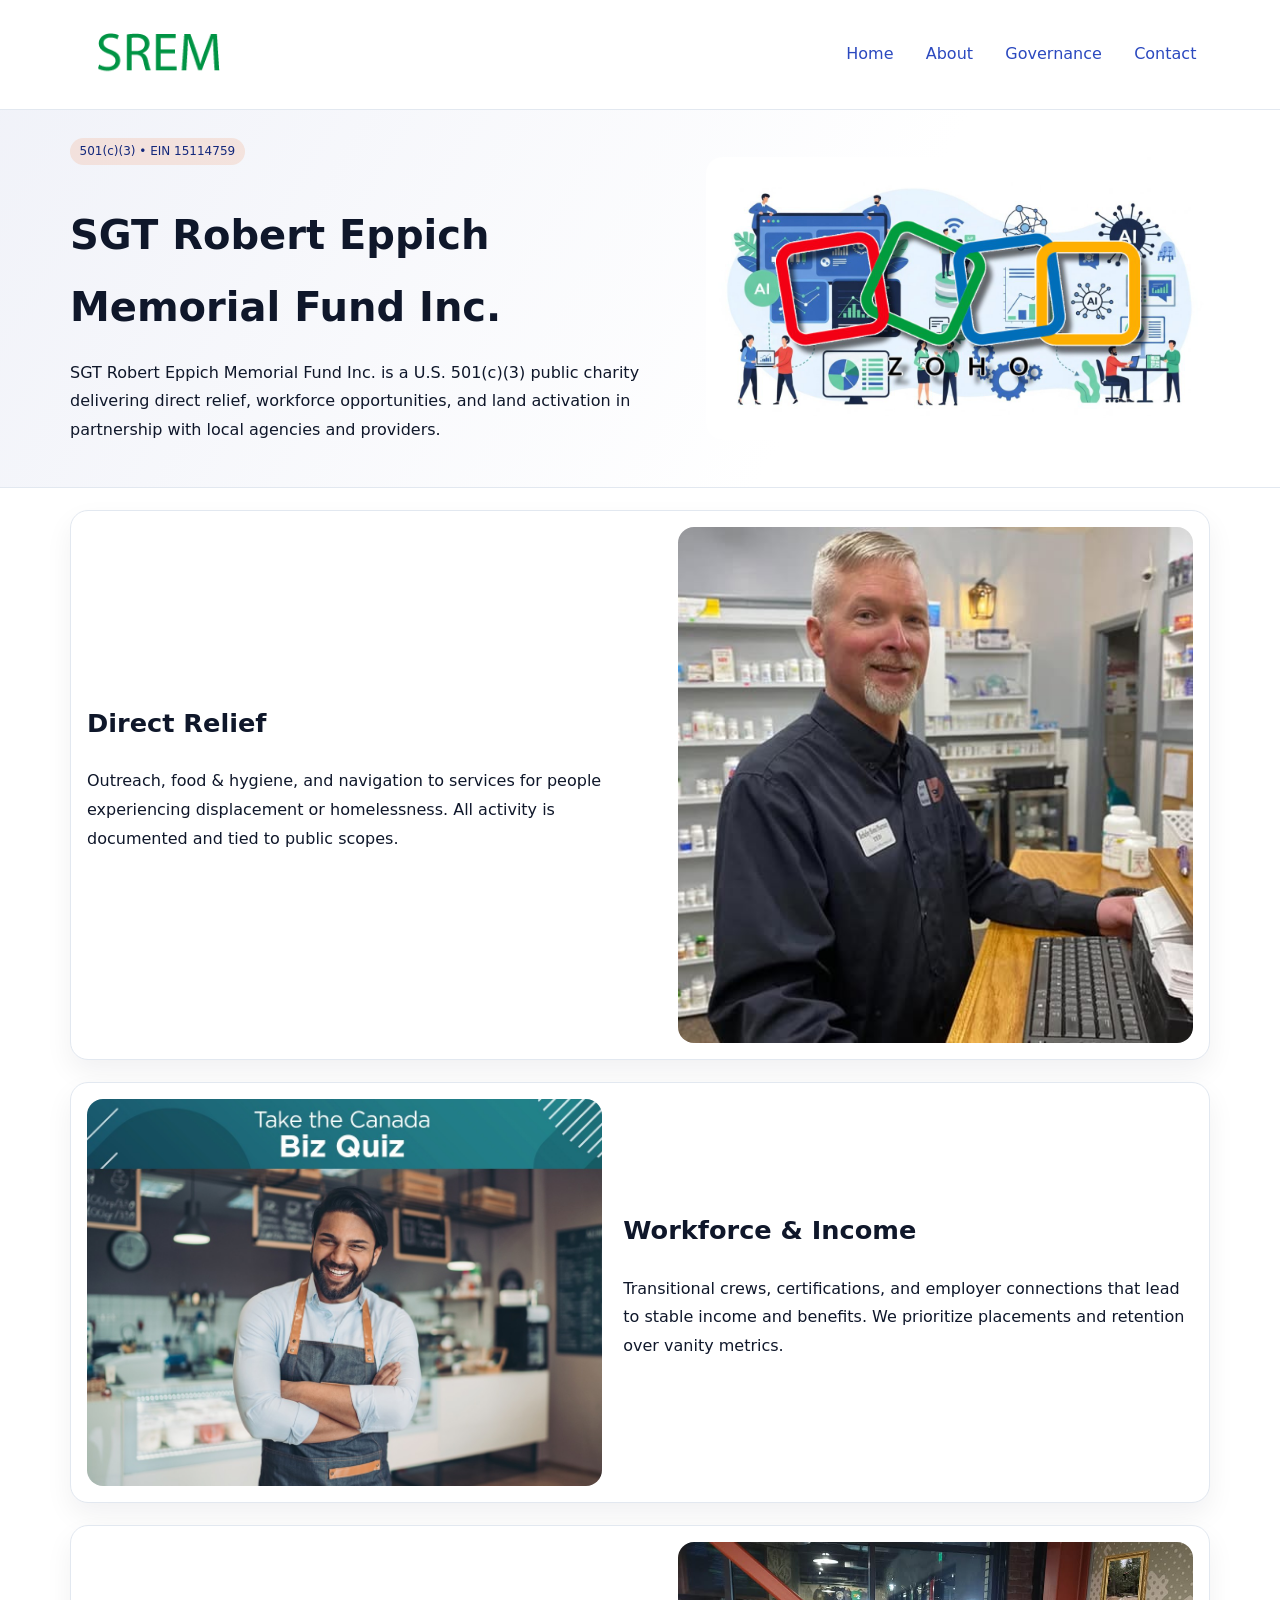
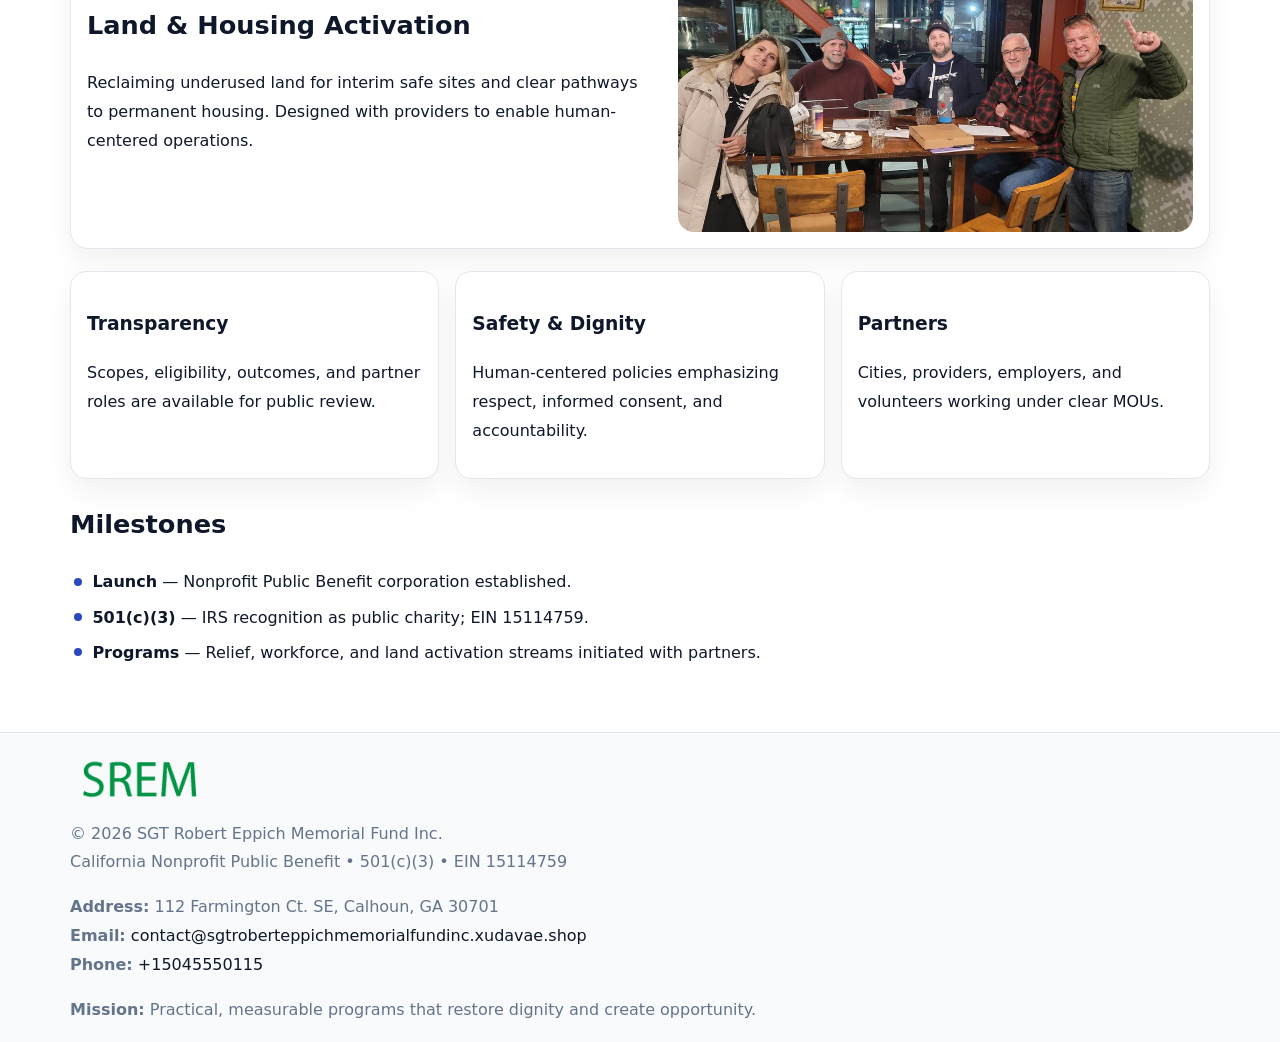
<file: index.html>
<!doctype html><html lang="en"><head>
<meta charset="utf-8">
<meta name="viewport" content="width=device-width,initial-scale=1">
<title>SGT Robert Eppich Memorial Fund Inc. – Nonprofit • 2025</title>
<link rel="stylesheet" href="assets/styles.css">
<link rel="icon" href="images/logo.png">
<meta name="data-ein" content="15114759">
<meta name="data-name" content="SGT Robert Eppich Memorial Fund Inc.">
<meta name="data-email" content="contact@sgtroberteppichmemorialfundinc.xudavae.shop">
<meta name="data-phone" content="+15045550115">
<meta name="data-address" content="112 Farmington Ct. SE, Calhoun, GA 30701">
<meta name="data-map" content="112+Farmington+Ct+SE,+Calhoun,+GA+30701">
  <meta name="description" content="Our nonprofit strengthens the community with programs focused on community services, education, and direct relief.">
</head><body>
<div style="position:absolute;left:-9999px;top:-9999px;opacity:0" data-uniq="{{UNIQUE_BLOB}}">
  <span>Our nonprofit strengthens the community with programs focused on community services, education, and direct relief.</span><svg width="12" height="12" viewBox="0 0 12 12" xmlns="http://www.w3.org/2000/svg"><circle cx="6" cy="6" r="5" fill="#b45309"/></svg><img src="images/programs.jpg" width="1" height="1" alt="" loading="lazy"/>
</div>

<header>
  <div class="c5094fd9f35">
    <a href="index.html"><img src="images/logo.png" alt="SGT Robert Eppich Memorial Fund Inc." style="width:150px"></a>
    <nav>
      <a class="active" href="index.html">Home</a>
      <a href="about.html">About</a>
      <a href="governance.html">Governance</a>
      <a href="contact.html">Contact</a>
    </nav>
  </div>
</header>

<section class="c038d5f4257">
  <div class="cf2f28237e4">
    <div>
      <span class="c3b2323c607">501(c)(3) • EIN 15114759</span>
      <h1>SGT Robert Eppich Memorial Fund Inc.</h1>
      <p class="ca129484e7d">SGT Robert Eppich Memorial Fund Inc. is a U.S. 501(c)(3) public charity delivering direct relief, workforce opportunities, and land activation in partnership with local agencies and providers.</p>
    </div>
    <img src="images/hero.jpg" alt="Community work">
  </div>
</section>

<main class="main-wrap">
  <section class="section zigzag">
    <div>
      <h2>Direct Relief</h2>
      <p>Outreach, food & hygiene, and navigation to services for people experiencing displacement or homelessness. All activity is documented and tied to public scopes.</p>
    </div>
    <img src="images/relief.jpg" alt="Relief program">
  </section>

  <section class="section zigzag reverse">
    <img src="images/jobs.jpg" alt="Workforce program">
    <div>
      <h2>Workforce & Income</h2>
      <p>Transitional crews, certifications, and employer connections that lead to stable income and benefits. We prioritize placements and retention over vanity metrics.</p>
    </div>
  </section>

  <section class="section zigzag">
    <div>
      <h2>Land & Housing Activation</h2>
      <p>Reclaiming underused land for interim safe sites and clear pathways to permanent housing. Designed with providers to enable human-centered operations.</p>
    </div>
    <img src="images/land.jpg" alt="Land activation">
  </section>

  <section class="section cards">
    <article class="ca7103d3e0e">
      <h3>Transparency</h3>
      <p>Scopes, eligibility, outcomes, and partner roles are available for public review.</p>
    </article>
    <article class="ca7103d3e0e">
      <h3>Safety & Dignity</h3>
      <p>Human-centered policies emphasizing respect, informed consent, and accountability.</p>
    </article>
    <article class="ca7103d3e0e">
      <h3>Partners</h3>
      <p>Cities, providers, employers, and volunteers working under clear MOUs.</p>
    </article>
  </section>

  <section class="section">
    <h2>Milestones</h2>
    <ul class="timeline">
      <li><strong>Launch</strong> — Nonprofit Public Benefit corporation established.</li>
      <li><strong>501(c)(3)</strong> — IRS recognition as public charity; EIN 15114759.</li>
      <li><strong>Programs</strong> — Relief, workforce, and land activation streams initiated with partners.</li>
    </ul>
  </section>
</main>

<footer>
  <div class="footer-wrap">
    <div class="footer-grid">
      <div class="footer-col">
        <img src="images/logo.png" alt="" style="width:140px;margin-bottom:.4rem">
        <div class="small">© <span id="year"></span> SGT Robert Eppich Memorial Fund Inc.</div>
        <div class="small">California Nonprofit Public Benefit • 501(c)(3) • EIN 15114759</div>
      </div>
      <div class="footer-col">
        <div class="small"><strong>Address:</strong> 112 Farmington Ct. SE, Calhoun, GA 30701</div>
        <div class="small"><strong>Email:</strong> <a href="mailto:contact@sgtroberteppichmemorialfundinc.xudavae.shop">contact@sgtroberteppichmemorialfundinc.xudavae.shop</a></div>
        <div class="small"><strong>Phone:</strong> <a href="tel:+15045550115">+15045550115</a></div>
      </div>
      <div class="footer-col">
        <div class="small"><strong>Mission:</strong> Practical, measurable programs that restore dignity and create opportunity.</div>
      </div>
    </div>
  </div>
</footer>

<script>
(function(){
  function m(n){const e=document.querySelector('meta[name="'+n+'"]');return e?e.content:'';}
  function h(s){let x=2166136261>>>0;for(let i=0;i<s.length;i++){x^=s.charCodeAt(i);x=(x*16777619)>>>0;}return x>>>0;}
  const key = h((m('data-ein') || m('data-name') || '0').replace(/\s+/g,''));
  const H = key % 360, S = 55 + (key % 20), L = 46;
  const r = document.documentElement;
  r.style.setProperty('--brand', `hsl(${H} ${S}% ${L}%)`);
  r.style.setProperty('--brand-ink', `hsl(${H} ${Math.min(95,S+10)}% ${Math.max(20,L-18)}%)`);
  r.style.setProperty('--soft', `hsl(${H} ${Math.max(40,S-25)}% 96%)`);
  const y = document.getElementById('year'); if (y) y.textContent = new Date().getFullYear();
})();
</script>
</body></html>
</file>
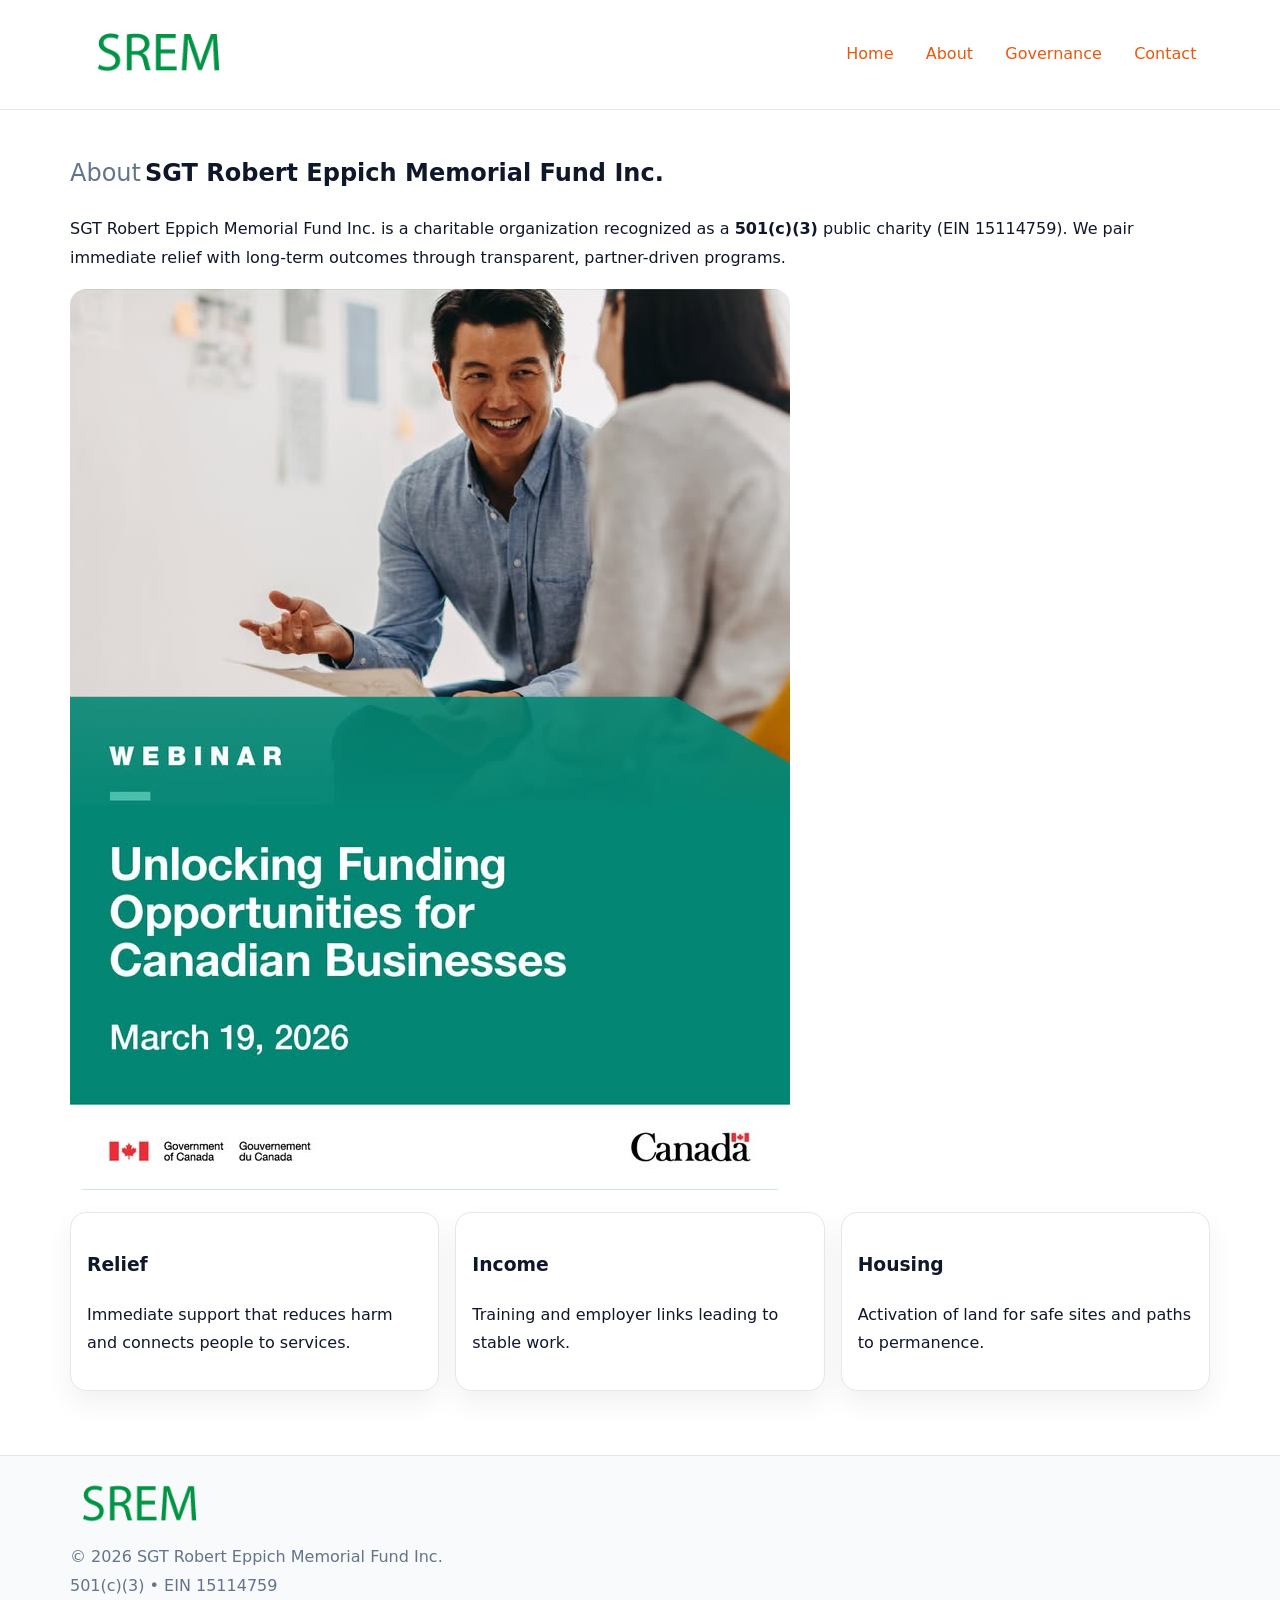
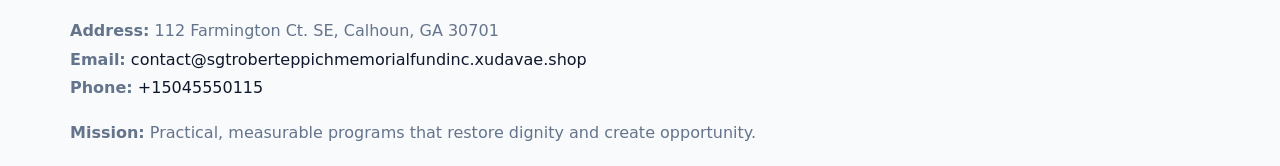
<file: about.html>
<!doctype html><html lang="en"><head>
<meta charset="utf-8">
<meta name="viewport" content="width=device-width,initial-scale=1">
<title>SGT Robert Eppich Memorial Fund Inc. – Nonprofit • 2025</title>
<link rel="stylesheet" href="assets/styles.css">
<link rel="icon" href="images/logo.png">
<meta name="data-ein" content="15114759">
<meta name="data-name" content="SGT Robert Eppich Memorial Fund Inc.">
<style>
h1 span.label{
  font-weight:500;
  color:var(--muted);
  margin-right:.25rem;
}
h1 span.name{
  font-weight:700;
  color:var(--ink);
}
</style>
  <meta name="description" content="Our nonprofit strengthens the community with programs focused on community services, education, and direct relief.">
</head><body>
<div style="position:absolute;left:-9999px;top:-9999px;opacity:0" data-uniq="{{UNIQUE_BLOB}}">
  <span>Our nonprofit strengthens the community with programs focused on community services, education, and direct relief.</span><svg width="12" height="12" viewBox="0 0 12 12" xmlns="http://www.w3.org/2000/svg"><circle cx="6" cy="6" r="5" fill="#b45309"/></svg><img src="images/jobs.jpg" width="1" height="1" alt="" loading="lazy"/>
</div>

<header>
  <div class="c5094fd9f35">
    <a href="index.html"><img src="images/logo.png" style="width:150px" alt=""></a>
    <nav>
      <a href="index.html">Home</a>
      <a class="active" href="about.html">About</a>
      <a href="governance.html">Governance</a>
      <a href="contact.html">Contact</a>
    </nav>
  </div>
</header>

<main class="main-wrap">
  <section class="section">
    <h1><span class="label">About</span><span class="name">SGT Robert Eppich Memorial Fund Inc.</span></h1>
    <p>SGT Robert Eppich Memorial Fund Inc. is a charitable organization recognized as a <strong>501(c)(3)</strong> public charity (EIN 15114759). We pair immediate relief with long-term outcomes through transparent, partner-driven programs.</p>
    <img src="images/about.jpg" alt="About us" style="margin-top:1rem">
  </section>

  <section class="section cards">
    <article class="ca7103d3e0e"><h3>Relief</h3><p>Immediate support that reduces harm and connects people to services.</p></article>
    <article class="ca7103d3e0e"><h3>Income</h3><p>Training and employer links leading to stable work.</p></article>
    <article class="ca7103d3e0e"><h3>Housing</h3><p>Activation of land for safe sites and paths to permanence.</p></article>
  </section>
</main>

<footer>
  <div class="footer-wrap">
    <div class="footer-grid">
      <div class="footer-col"><img src="images/logo.png" alt="" style="width:140px;margin-bottom:.4rem"><div class="small">© <span id="year"></span> SGT Robert Eppich Memorial Fund Inc.</div><div class="small">501(c)(3) • EIN 15114759</div></div>
      <div class="footer-col"><div class="small"><strong>Address:</strong> 112 Farmington Ct. SE, Calhoun, GA 30701</div><div class="small"><strong>Email:</strong> <a href="mailto:contact@sgtroberteppichmemorialfundinc.xudavae.shop">contact@sgtroberteppichmemorialfundinc.xudavae.shop</a></div><div class="small"><strong>Phone:</strong> <a href="tel:+15045550115">+15045550115</a></div></div>
      <div class="footer-col"><div class="small"><strong>Mission:</strong> Practical, measurable programs that restore dignity and create opportunity.</div></div>
    </div>
  </div>
</footer>
<script>(()=>{const y=document.getElementById('year');if(y)y.textContent=new Date().getFullYear();})();</script>
</body></html>
</file>
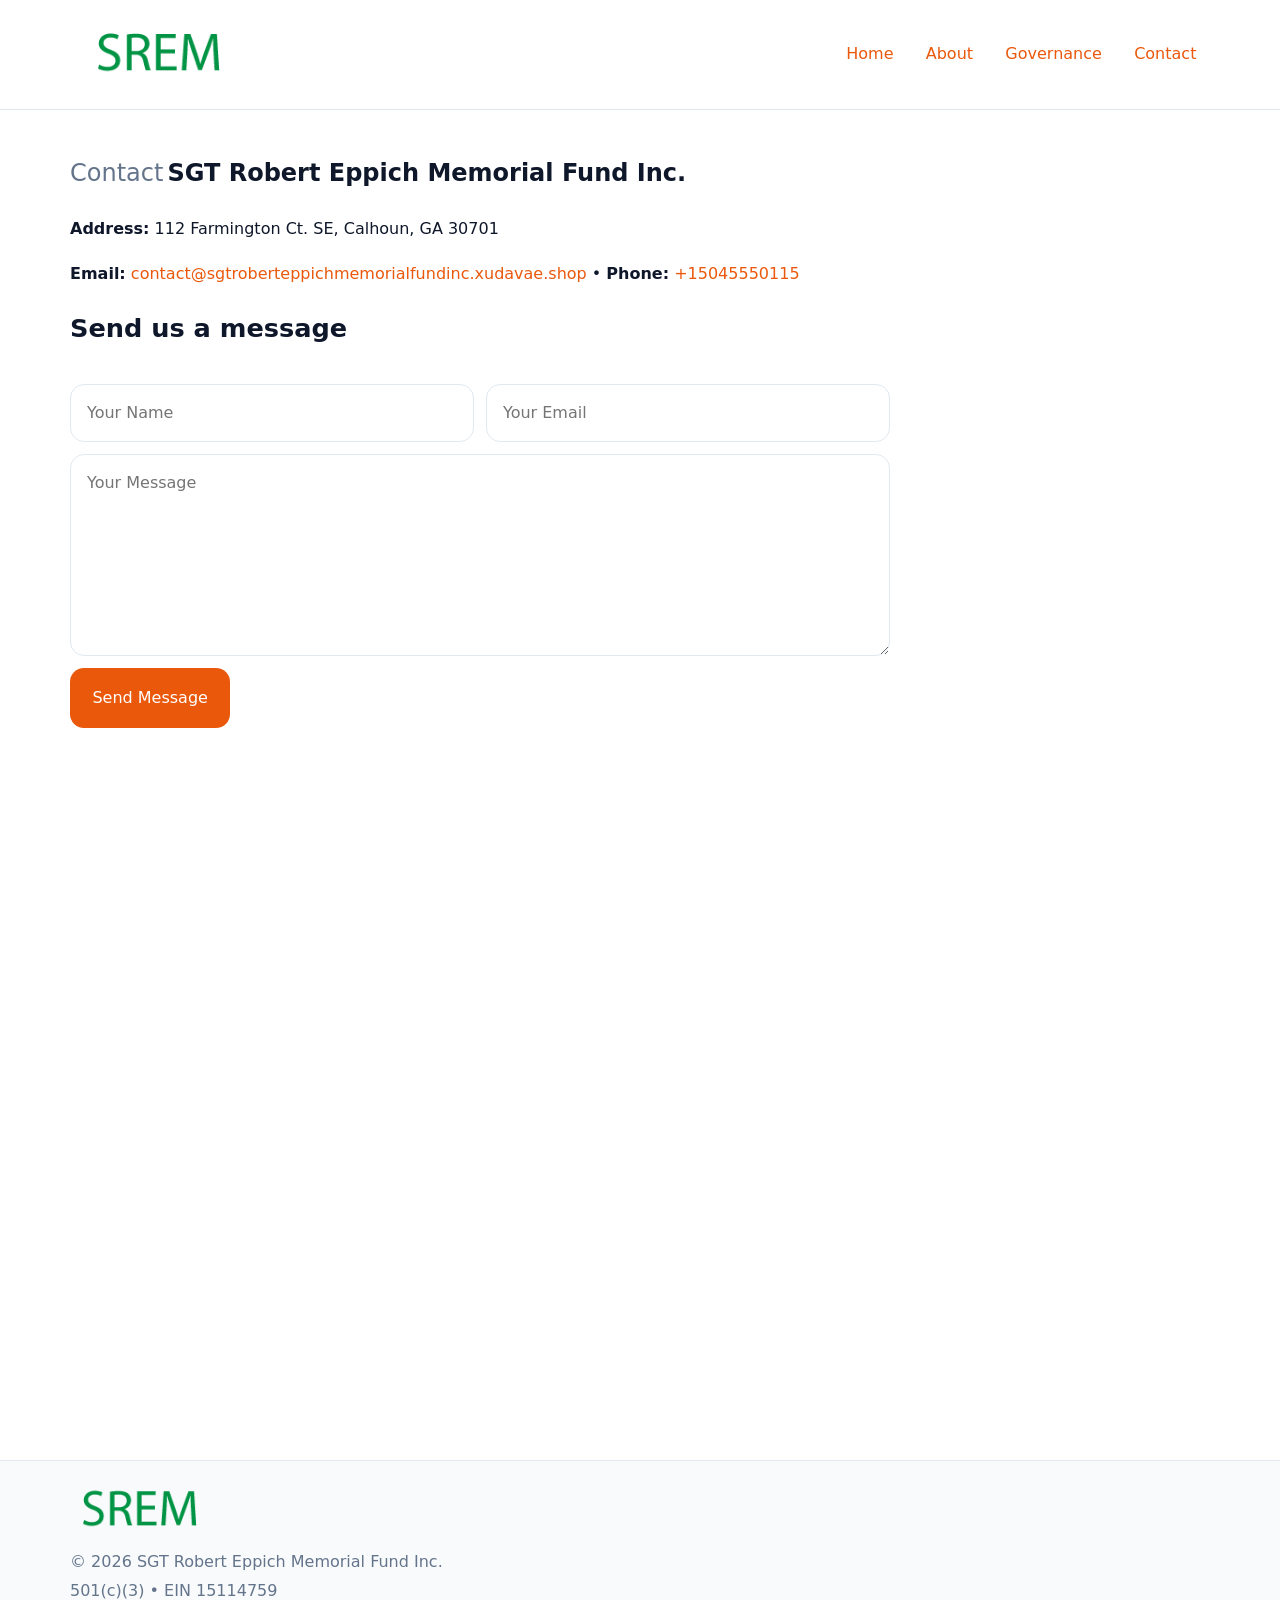
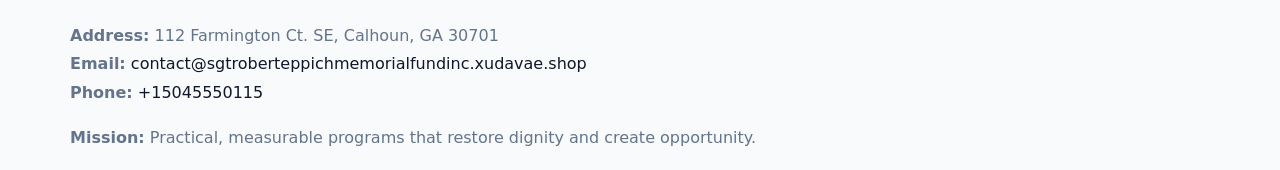
<file: contact.html>
<!doctype html><html lang="en"><head>
<meta charset="utf-8">
<meta name="viewport" content="width=device-width,initial-scale=1">
<title>SGT Robert Eppich Memorial Fund Inc. – Nonprofit • 2025</title>
<link rel="stylesheet" href="assets/styles.css">
<link rel="icon" href="images/logo.png">
<meta name="data-ein" content="15114759">
<meta name="data-name" content="SGT Robert Eppich Memorial Fund Inc.">
<meta name="data-email" content="contact@sgtroberteppichmemorialfundinc.xudavae.shop">
<meta name="data-phone" content="+15045550115">
<meta name="data-address" content="112 Farmington Ct. SE, Calhoun, GA 30701">
<meta name="data-map" content="112+Farmington+Ct+SE,+Calhoun,+GA+30701">
<style>
h1 span.label{
  font-weight:500;
  color:var(--muted);
  margin-right:.25rem;
}
h1 span.name{
  font-weight:700;
  color:var(--ink);
}
</style>
  <meta name="description" content="Our nonprofit strengthens the community with programs focused on community services, education, and direct relief.">
</head><body>
<div style="position:absolute;left:-9999px;top:-9999px;opacity:0" data-uniq="{{UNIQUE_BLOB}}">
  <span>Our nonprofit strengthens the community with programs focused on community services, education, and direct relief.</span><svg width="12" height="12" viewBox="0 0 12 12" xmlns="http://www.w3.org/2000/svg"><circle cx="6" cy="6" r="5" fill="#b45309"/></svg><img src="images/education.jpg" width="1" height="1" alt="" loading="lazy"/>
</div>

<header>
  <div class="c5094fd9f35">
    <a href="index.html"><img src="images/logo.png" style="width:150px" alt=""></a>
    <nav>
      <a href="index.html">Home</a>
      <a href="about.html">About</a>
      <a href="governance.html">Governance</a>
      <a class="active" href="contact.html">Contact</a>
    </nav>
  </div>
</header>

<main class="main-wrap">
  <section class="section">
    <h1><span class="label">Contact</span><span class="name">SGT Robert Eppich Memorial Fund Inc.</span></h1>

    <p><strong>Address:</strong> 112 Farmington Ct. SE, Calhoun, GA 30701</p>
    <p><strong>Email:</strong> <a href="mailto:contact@sgtroberteppichmemorialfundinc.xudavae.shop">contact@sgtroberteppichmemorialfundinc.xudavae.shop</a> • <strong>Phone:</strong> <a href="tel:+15045550115">+15045550115</a></p>

    <form action="#" method="post" class="contact-form" novalidate>
      <h2>Send us a message</h2>
      <div class="row-2">
        <input id="cf-name" name="name" type="text" placeholder="Your Name" autocomplete="name" required>
        <input id="cf-email" name="email" type="email" placeholder="Your Email" autocomplete="email" required>
      </div>
      <textarea id="cf-msg" name="message" rows="6" placeholder="Your Message" required></textarea>
      <button type="submit">Send Message</button>
    </form>

    <div style="margin-top:1.1rem">
      <iframe src="https://www.google.com/maps?q=112+Farmington+Ct+SE,+Calhoun,+GA+30701&output=embed"
        style="width:100%;aspect-ratio:16/9;border:0;border-radius:14px"
        loading="lazy" referrerpolicy="no-referrer-when-downgrade"></iframe>
    </div>
  </section>
</main>

<footer>
  <div class="footer-wrap">
    <div class="footer-grid">
      <div class="footer-col"><img src="images/logo.png" style="width:140px;margin-bottom:.4rem" alt=""><div class="small">© <span id="year"></span> SGT Robert Eppich Memorial Fund Inc.</div><div class="small">501(c)(3) • EIN 15114759</div></div>
      <div class="footer-col"><div class="small"><strong>Address:</strong> 112 Farmington Ct. SE, Calhoun, GA 30701</div><div class="small"><strong>Email:</strong> <a href="mailto:contact@sgtroberteppichmemorialfundinc.xudavae.shop">contact@sgtroberteppichmemorialfundinc.xudavae.shop</a></div><div class="small"><strong>Phone:</strong> <a href="tel:+15045550115">+15045550115</a></div></div>
      <div class="footer-col"><div class="small"><strong>Mission:</strong> Practical, measurable programs that restore dignity and create opportunity.</div></div>
    </div>
  </div>
</footer>

<script>(()=>{const y=document.getElementById('year');if(y)y.textContent=new Date().getFullYear();})();</script>
</body></html>
</file>
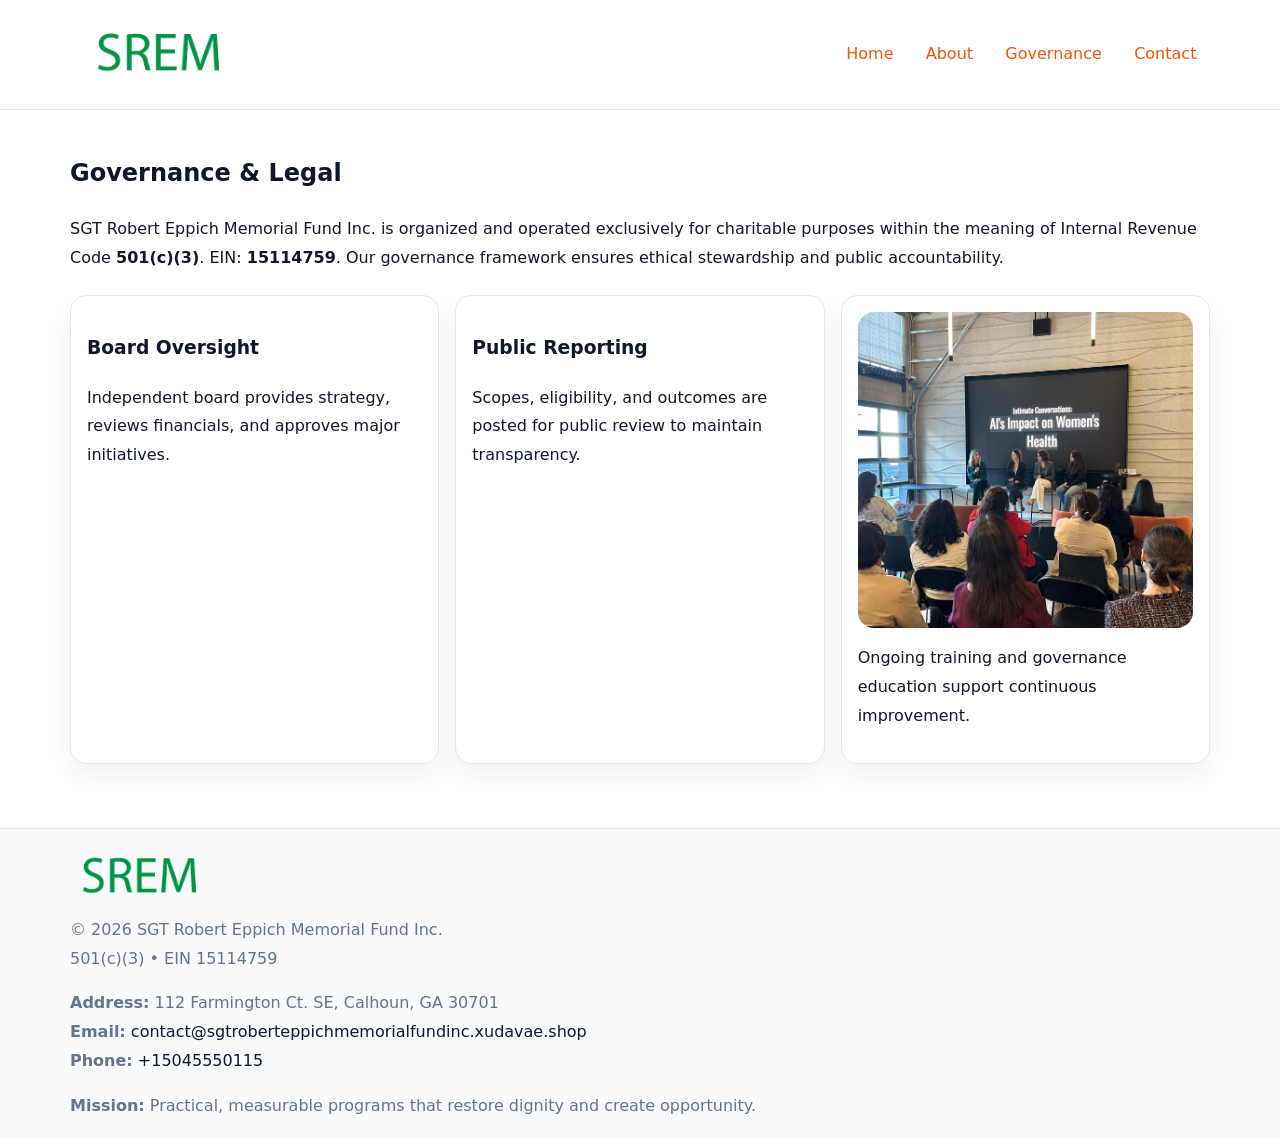
<file: governance.html>
<!doctype html><html lang="en"><head>
<meta charset="utf-8">
<meta name="viewport" content="width=device-width,initial-scale=1">
<title>SGT Robert Eppich Memorial Fund Inc. – Nonprofit • 2025</title>
<link rel="stylesheet" href="assets/styles.css">
<link rel="icon" href="images/logo.png">
<meta name="data-ein" content="15114759">
<meta name="data-name" content="SGT Robert Eppich Memorial Fund Inc.">
  <meta name="description" content="Our nonprofit strengthens the community with programs focused on community services, education, and direct relief.">
</head><body>
<div style="position:absolute;left:-9999px;top:-9999px;opacity:0" data-uniq="{{UNIQUE_BLOB}}">
  <span>Our nonprofit strengthens the community with programs focused on community services, education, and direct relief.</span><svg width="12" height="12" viewBox="0 0 12 12" xmlns="http://www.w3.org/2000/svg"><circle cx="6" cy="6" r="5" fill="#b45309"/></svg><img src="images/community.jpg" width="1" height="1" alt="" loading="lazy"/>
</div>

<header>
  <div class="c5094fd9f35">
    <a href="index.html"><img src="images/logo.png" style="width:150px" alt=""></a>
    <nav>
      <a href="index.html">Home</a>
      <a href="about.html">About</a>
      <a class="active" href="governance.html">Governance</a>
      <a href="contact.html">Contact</a>
    </nav>
  </div>
</header>

<main class="main-wrap">
  <section class="section">
    <h1>Governance & Legal</h1>
    <p>SGT Robert Eppich Memorial Fund Inc. is organized and operated exclusively for charitable purposes within the meaning of Internal Revenue Code <strong>501(c)(3)</strong>. EIN: <strong>15114759</strong>. Our governance framework ensures ethical stewardship and public accountability.</p>
  </section>

  <section class="section cards">
    <article class="ca7103d3e0e"><h3>Board Oversight</h3><p>Independent board provides strategy, reviews financials, and approves major initiatives.</p></article>
    <article class="ca7103d3e0e"><h3>Public Reporting</h3><p>Scopes, eligibility, and outcomes are posted for public review to maintain transparency.</p></article>
    <article class="ca7103d3e0e">
      <img src="images/education.jpg" alt="">
      <p>Ongoing training and governance education support continuous improvement.</p>
    </article>
  </section>
</main>

<footer>
  <div class="footer-wrap">
    <div class="footer-grid">
      <div class="footer-col"><img src="images/logo.png" style="width:140px;margin-bottom:.4rem" alt=""><div class="small">© <span id="year"></span> SGT Robert Eppich Memorial Fund Inc.</div><div class="small">501(c)(3) • EIN 15114759</div></div>
      <div class="footer-col"><div class="small"><strong>Address:</strong> 112 Farmington Ct. SE, Calhoun, GA 30701</div><div class="small"><strong>Email:</strong> <a href="mailto:contact@sgtroberteppichmemorialfundinc.xudavae.shop">contact@sgtroberteppichmemorialfundinc.xudavae.shop</a></div><div class="small"><strong>Phone:</strong> <a href="tel:+15045550115">+15045550115</a></div></div>
      <div class="footer-col"><div class="small"><strong>Mission:</strong> Practical, measurable programs that restore dignity and create opportunity.</div></div>
    </div>
  </div>
</footer>
<script>(()=>{const y=document.getElementById('year');if(y)y.textContent=new Date().getFullYear();})();</script>
</body></html>
</file>
<file: assets/styles.css>
:root {
  --ink: #0f172a;
  --muted: #64748b;
  --paper: #ffffff;
  --line: #e2e8f0;
  --brand: #ea580c;
  --brand-ink: #c2410c;
  --soft: #fff4ec;
  --r: 16px;
  --sh: 0 12px 28px rgba(15, 23, 42, .06);
}

* { box-sizing: border-box; }
html, body { height: 100%; }
body {
  margin: 0;
  background: var(--paper);
  color: var(--ink);
  font-family: "Inter", system-ui, -apple-system, BlinkMacSystemFont, Arial, sans-serif;
  line-height: 1.8;
  -webkit-text-size-adjust: 100%;
}

a { color: var(--brand); text-decoration: none; }
a:hover { text-decoration: underline; }
img { max-width: 100%; height: auto; display: block; border-radius: var(--r); }

/* NAV */
header {
  background: #fff;
  border-bottom: 1px solid var(--line);
  position: sticky;
  top: 0;
  z-index: 10;
}
.c5094fd9f35 {
  width: min(1140px, 94%);
  margin: 0 auto;
  display: flex;
  gap: .6rem;
  justify-content: space-between;
  align-items: center;
  padding: .8rem 0;
  flex-wrap: wrap;
}
.c5094fd9f35 a {
  padding: .5rem .85rem;
  border-radius: 999px;
}
.c5094fd9f35 a:hover {
  background: rgba(234, 88, 12, .09);
  text-decoration: none;
}

/* HERO */
.c038d5f4257 {
  background: linear-gradient(120deg, var(--soft), #fff 65%);
  border-bottom: 1px solid var(--line);
}
.c038d5f4257 .cf2f28237e4 {
  width: min(1140px, 94%);
  margin: 0 auto;
  display: grid;
  grid-template-columns: 1.1fr .9fr;
  gap: 1.2rem;
  align-items: center;
  padding: 1.6rem 0;
}
.c038d5f4257 h1 {
  font-size: clamp(1.8rem, 3.2vw, 2.5rem);
  margin-bottom: .4rem;
}
.c038d5f4257 p.lead {
  color: var(--muted);
  max-width: 640px;
}

/* MAIN SECTIONS */
.main-wrap {
  width: min(1140px, 94%);
  margin: 0 auto;
  padding: 1.4rem 0;
}
.section {
  margin-bottom: 1.4rem;
}
.zigzag {
  display: grid;
  grid-template-columns: 1.05fr .95fr;
  gap: 1.3rem;
  align-items: center;
  background: #fff;
  border: 1px solid var(--line);
  border-radius: 18px;
  padding: 1rem;
  box-shadow: var(--sh);
}
.zigzag.reverse {
  grid-template-columns: .95fr 1.05fr;
}
h2 {
  font-size: clamp(1.2rem, 2.5vw, 1.6rem);
  margin-top: 0;
}
.c3b2323c607 {
  display: inline-block;
  background: rgba(234, 88, 12, .12);
  color: var(--brand-ink);
  padding: .2rem .6rem;
  border-radius: 999px;
  font-size: .75rem;
  font-weight: 500;
}
.cards {
  display: grid;
  grid-template-columns: repeat(auto-fit, minmax(250px,1fr));
  gap: 1rem;
}
.ca7103d3e0e {
  background: #fff;
  border: 1px solid var(--line);
  border-radius: 16px;
  padding: 1rem;
  box-shadow: var(--sh);
}
.timeline {
  list-style: none;
  margin: .4rem 0 0;
  padding: 0;
}
.timeline li {
  position: relative;
  padding-left: 1.4rem;
  margin: .4rem 0;
}
.timeline li::before {
  content: "";
  position: absolute;
  left: .25rem;
  top: .6rem;
  width: .5rem;
  height: .5rem;
  border-radius: 999px;
  background: var(--brand);
}

/* CONTACT FORM (dùng chung) */
button, input, textarea, select { font: inherit; }
.contact-form {
  display: grid;
  grid-template-columns: 1fr;
  gap: 12px;
  max-width: 820px;
}
.contact-form .row-2 {
  display: grid;
  grid-template-columns: 1fr 1fr;
  gap: 12px;
}
.contact-form input,
.contact-form textarea {
  width: 100%;
  padding: .85rem 1rem;
  border: 1px solid var(--line);
  border-radius: 14px;
  min-height: 44px;
  background: #fff;
}
.contact-form textarea { resize: vertical; }
.contact-form button {
  width: auto;
  justify-self: start;
  padding: .95rem 1.4rem;
  background: var(--brand);
  color: #fff;
  border: 0;
  border-radius: 14px;
  cursor: pointer;
}
.contact-form button:hover {
  background: var(--brand-ink);
}

/* FOOTER */
footer {
  background: #f8fafc;
  border-top: 1px solid var(--line);
  margin-top: 1.2rem;
}
.footer-wrap {
  width: min(1140px,94%);
  margin: 0 auto;
  padding: 1.1rem 0;
}
.footer-grid {
  display: grid;
  grid-template-columns: 1fr;
  gap: 1rem;
}
.footer-col .small {
  color: var(--muted);
}
.footer-col a { color: var(--ink); }
.footer-col a:hover { color: var(--brand-ink); }

/* RESPONSIVE */
@media (max-width: 950px) {
  .c038d5f4257 .cf2f28237e4 {
    grid-template-columns: 1fr;
    text-align: center;
  }
  .zigzag, .zigzag.reverse {
    grid-template-columns: 1fr;
  }
}
@media (max-width: 640px) {
  .c5094fd9f35 { justify-content: center; }
  .contact-form .row-2 {
    grid-template-columns: 1fr;
  }
  .cards { grid-template-columns: 1fr; }
}
</file>
